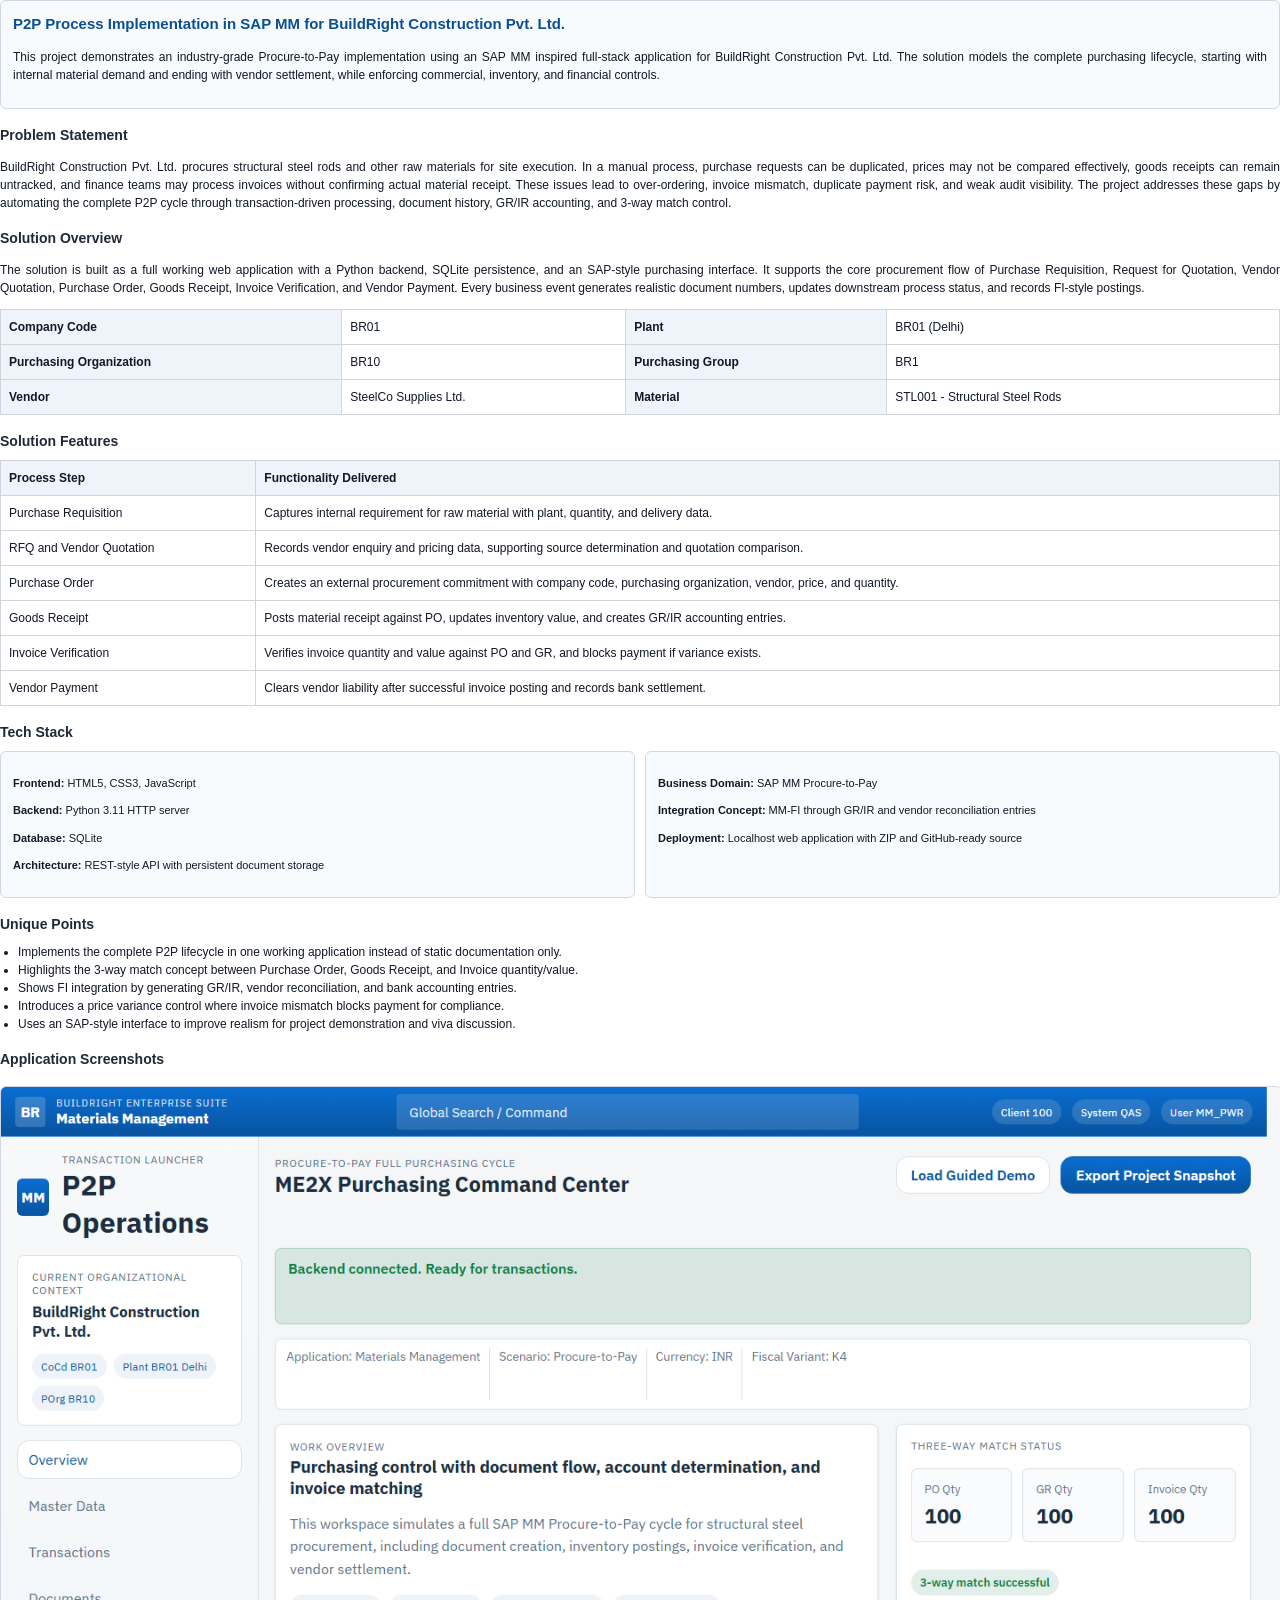
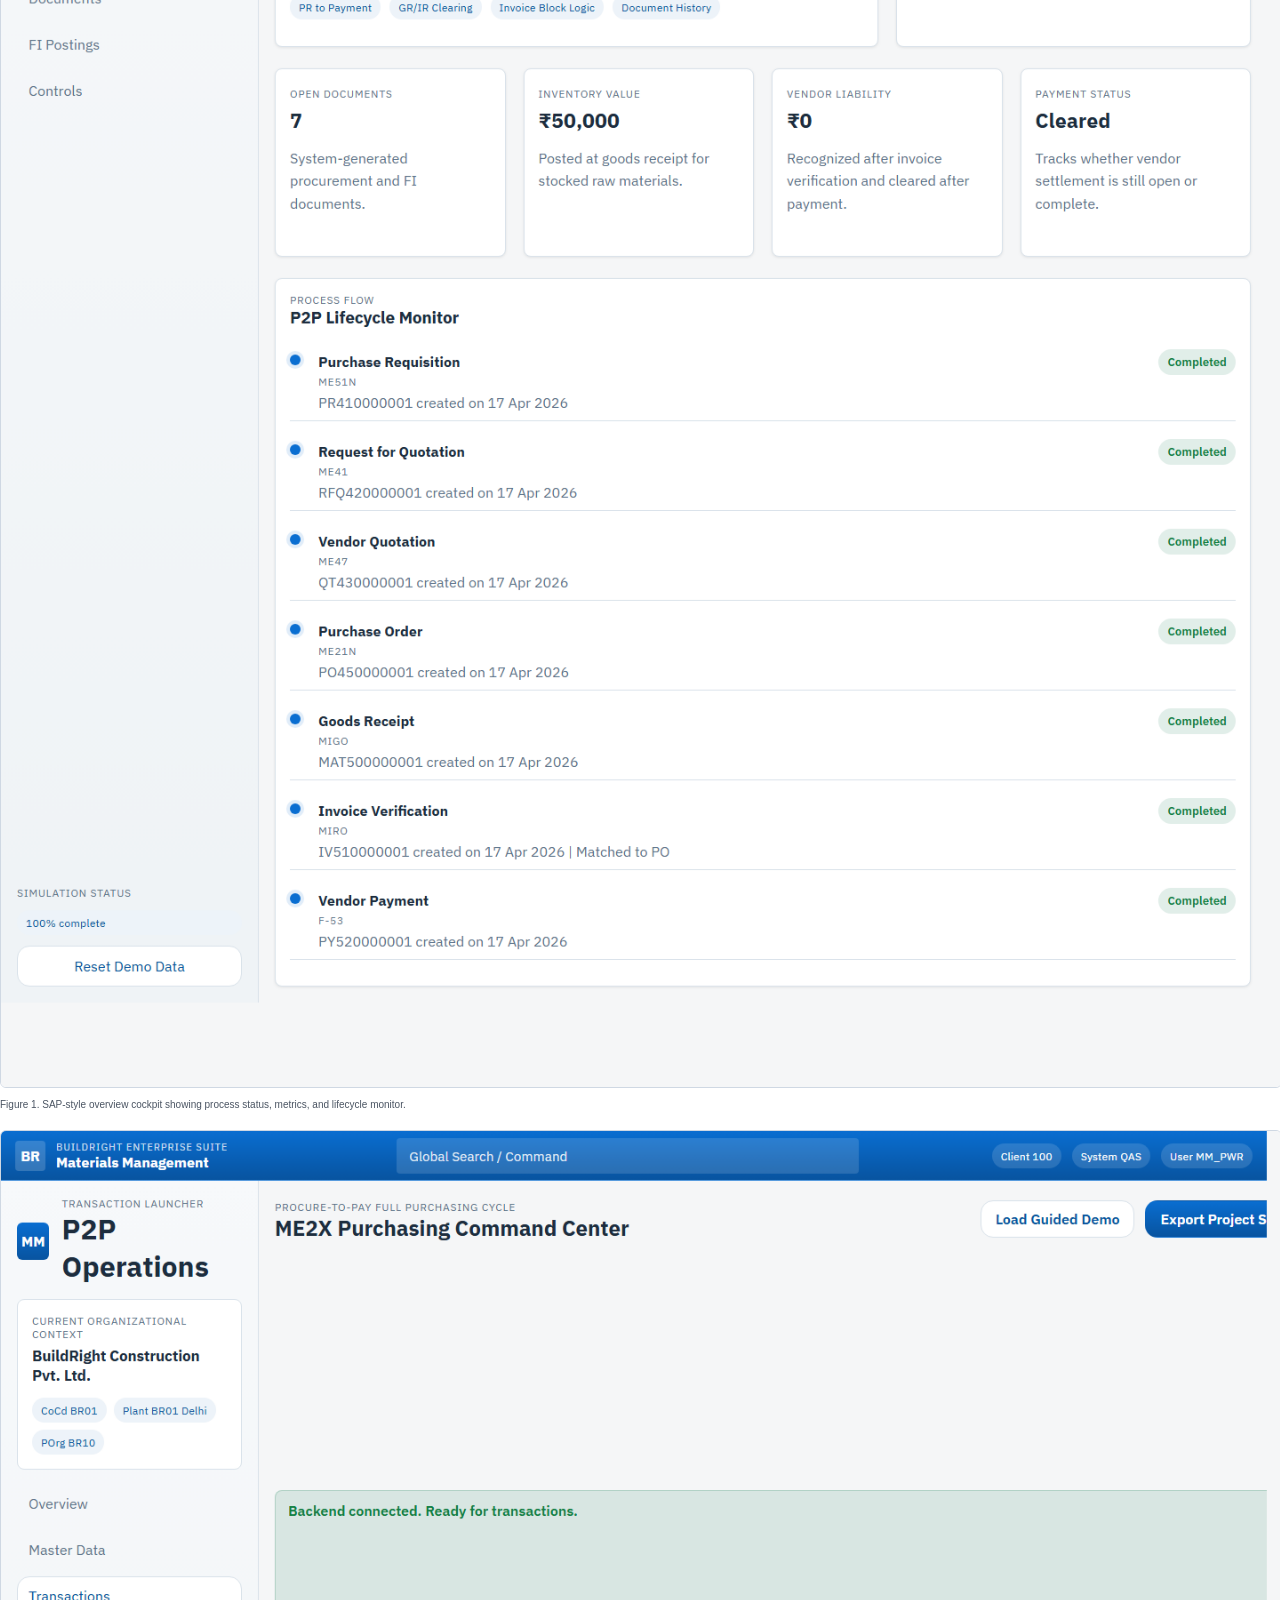
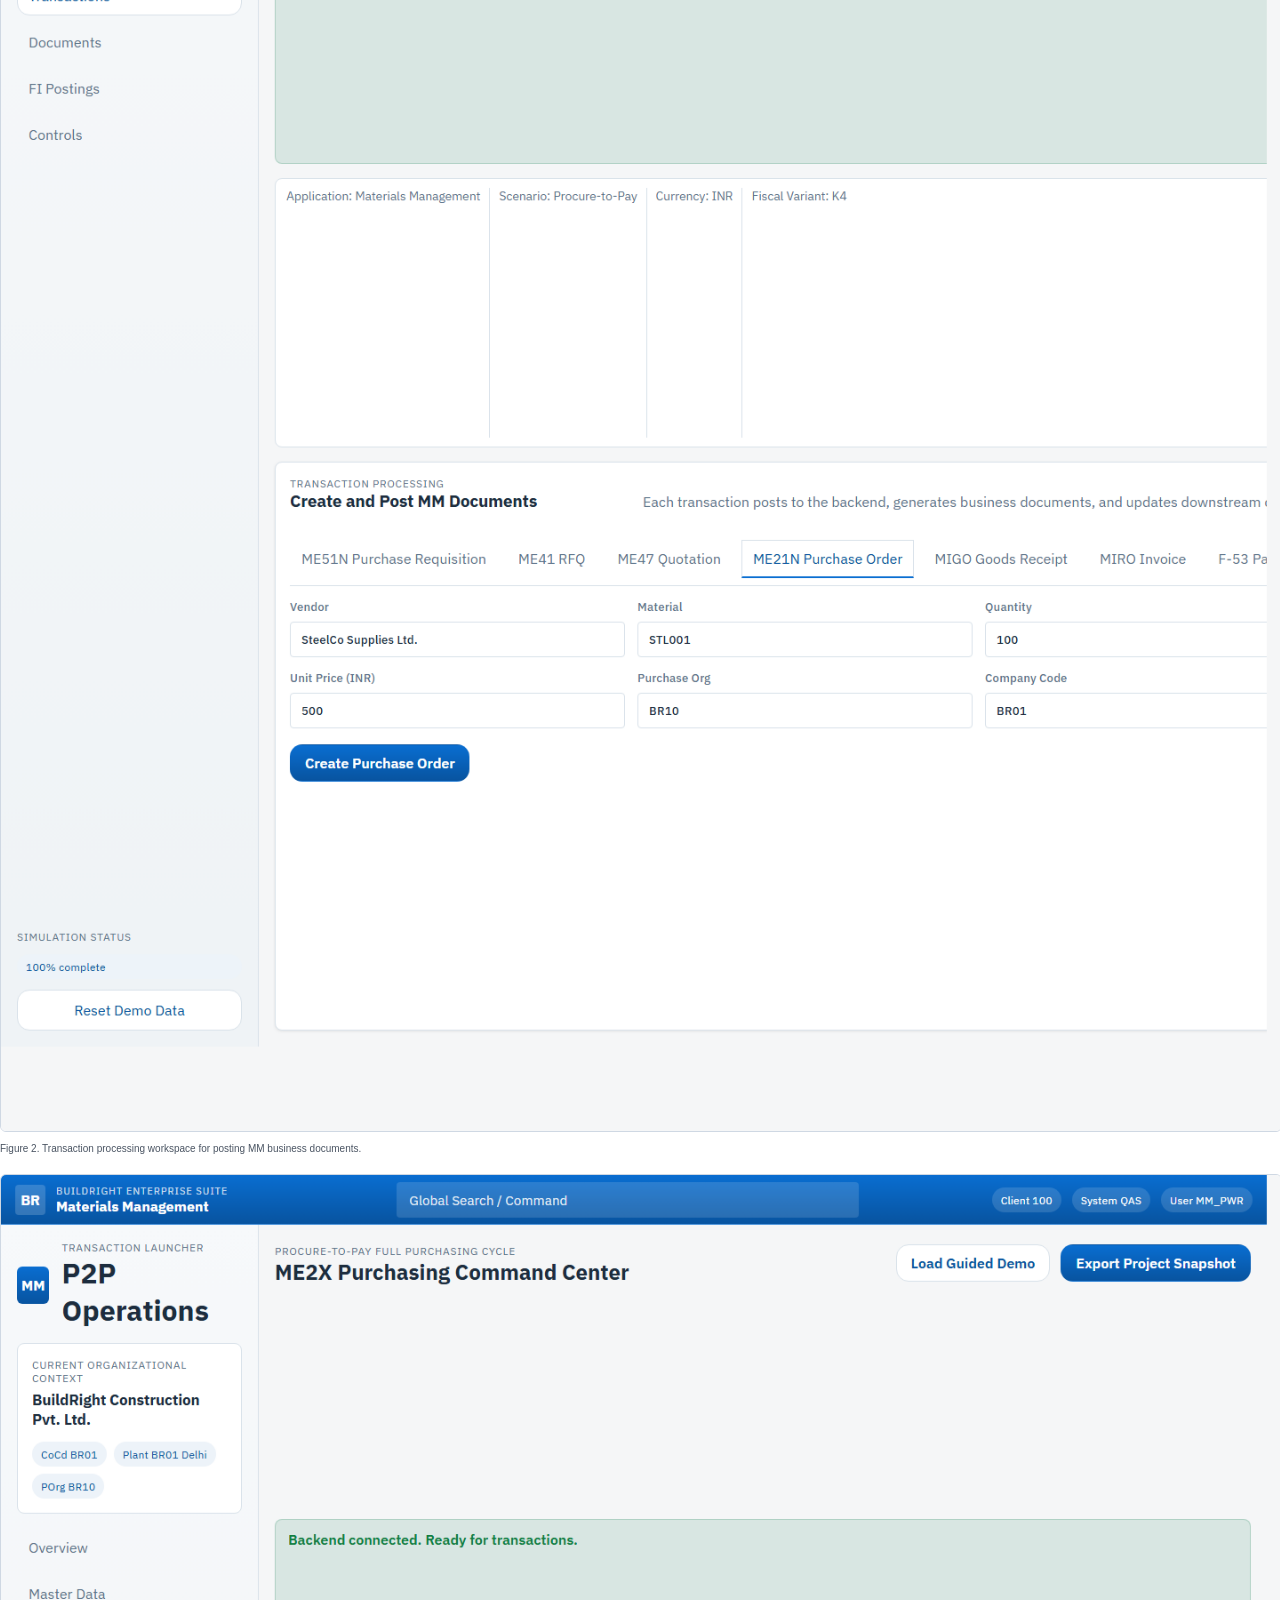
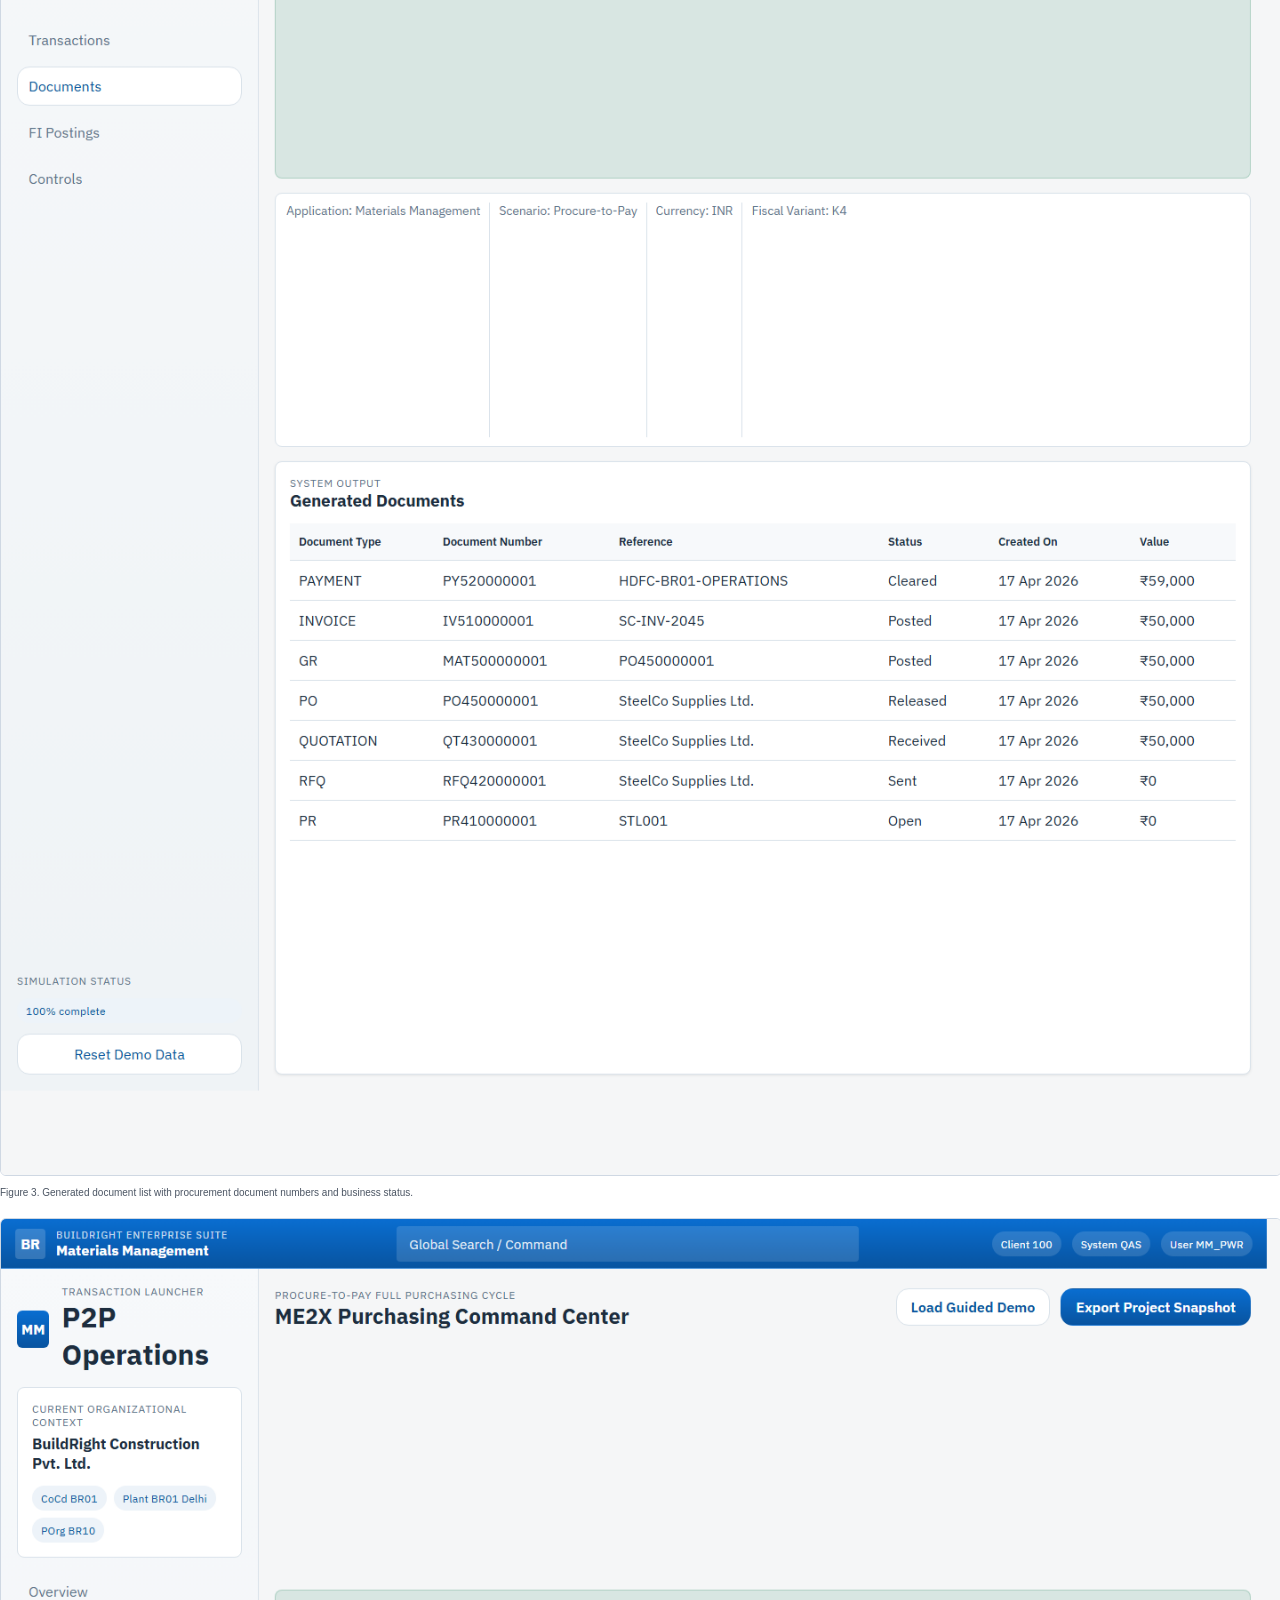
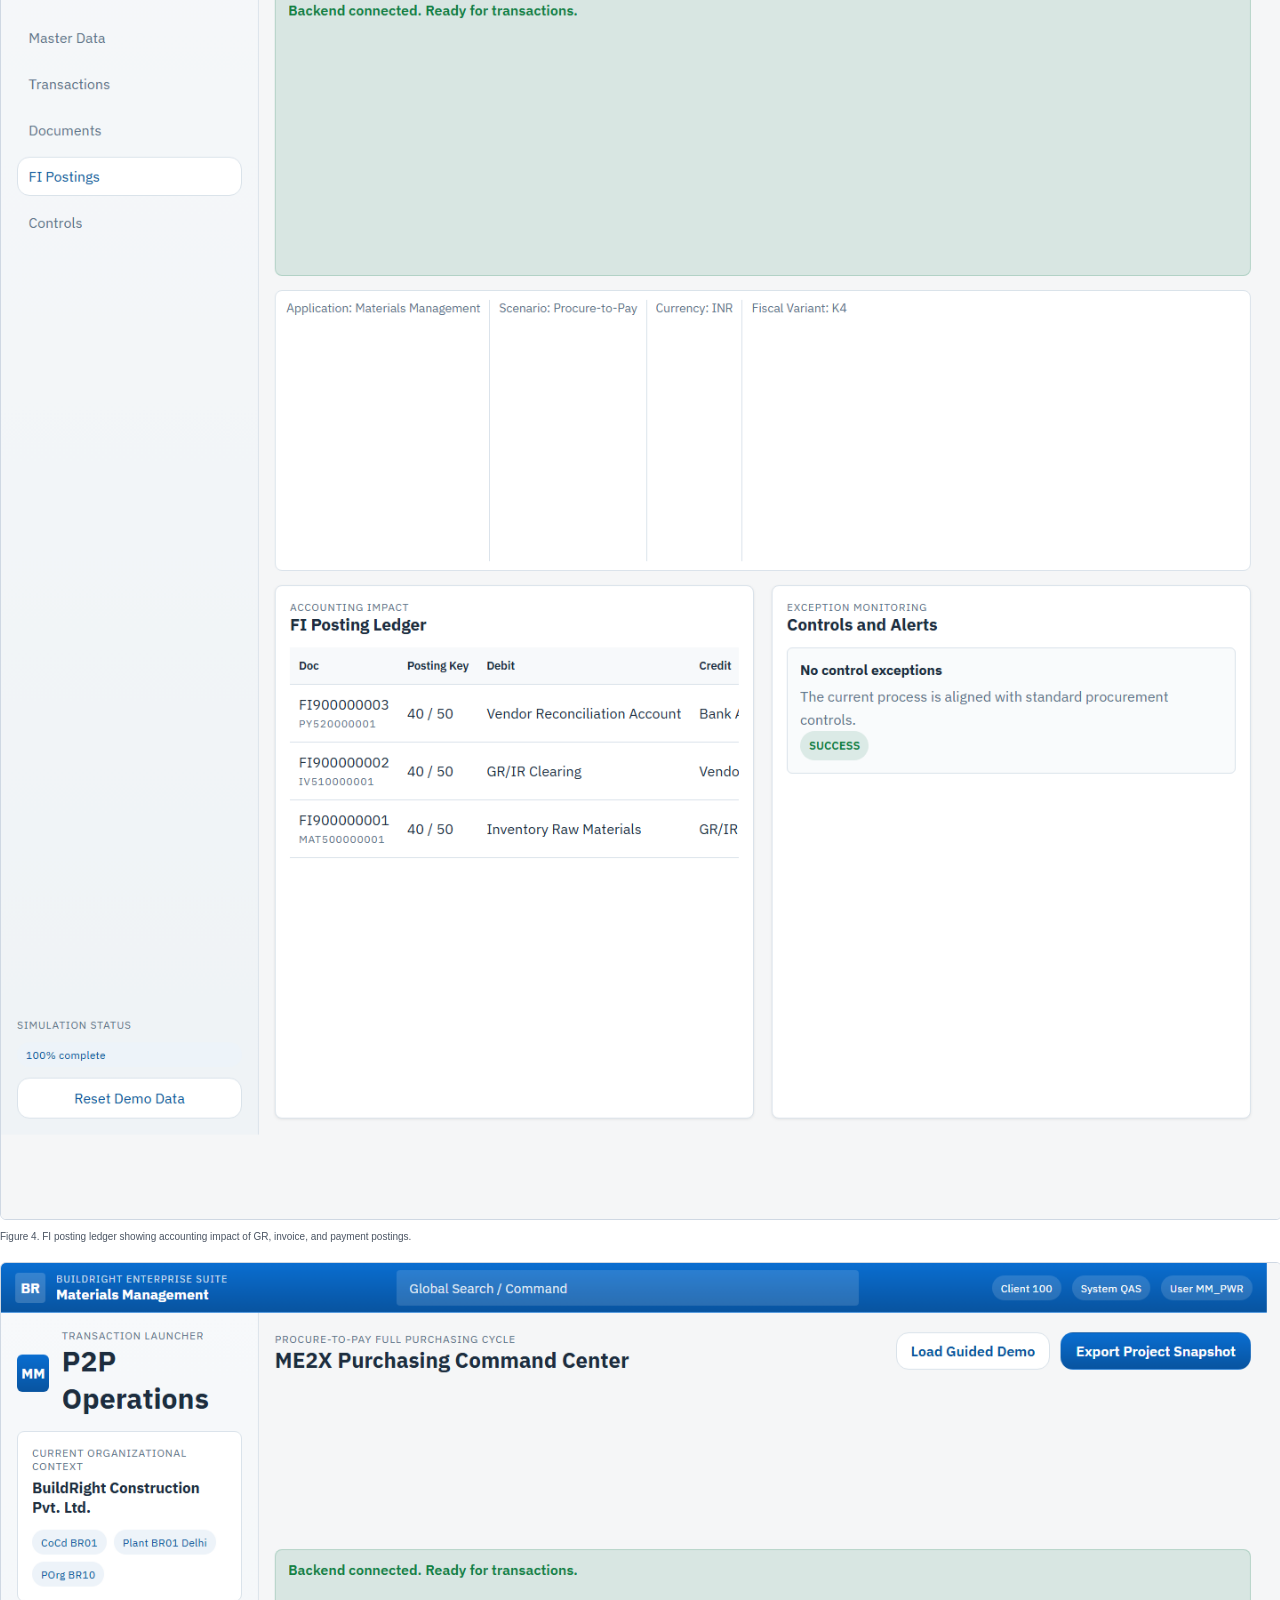
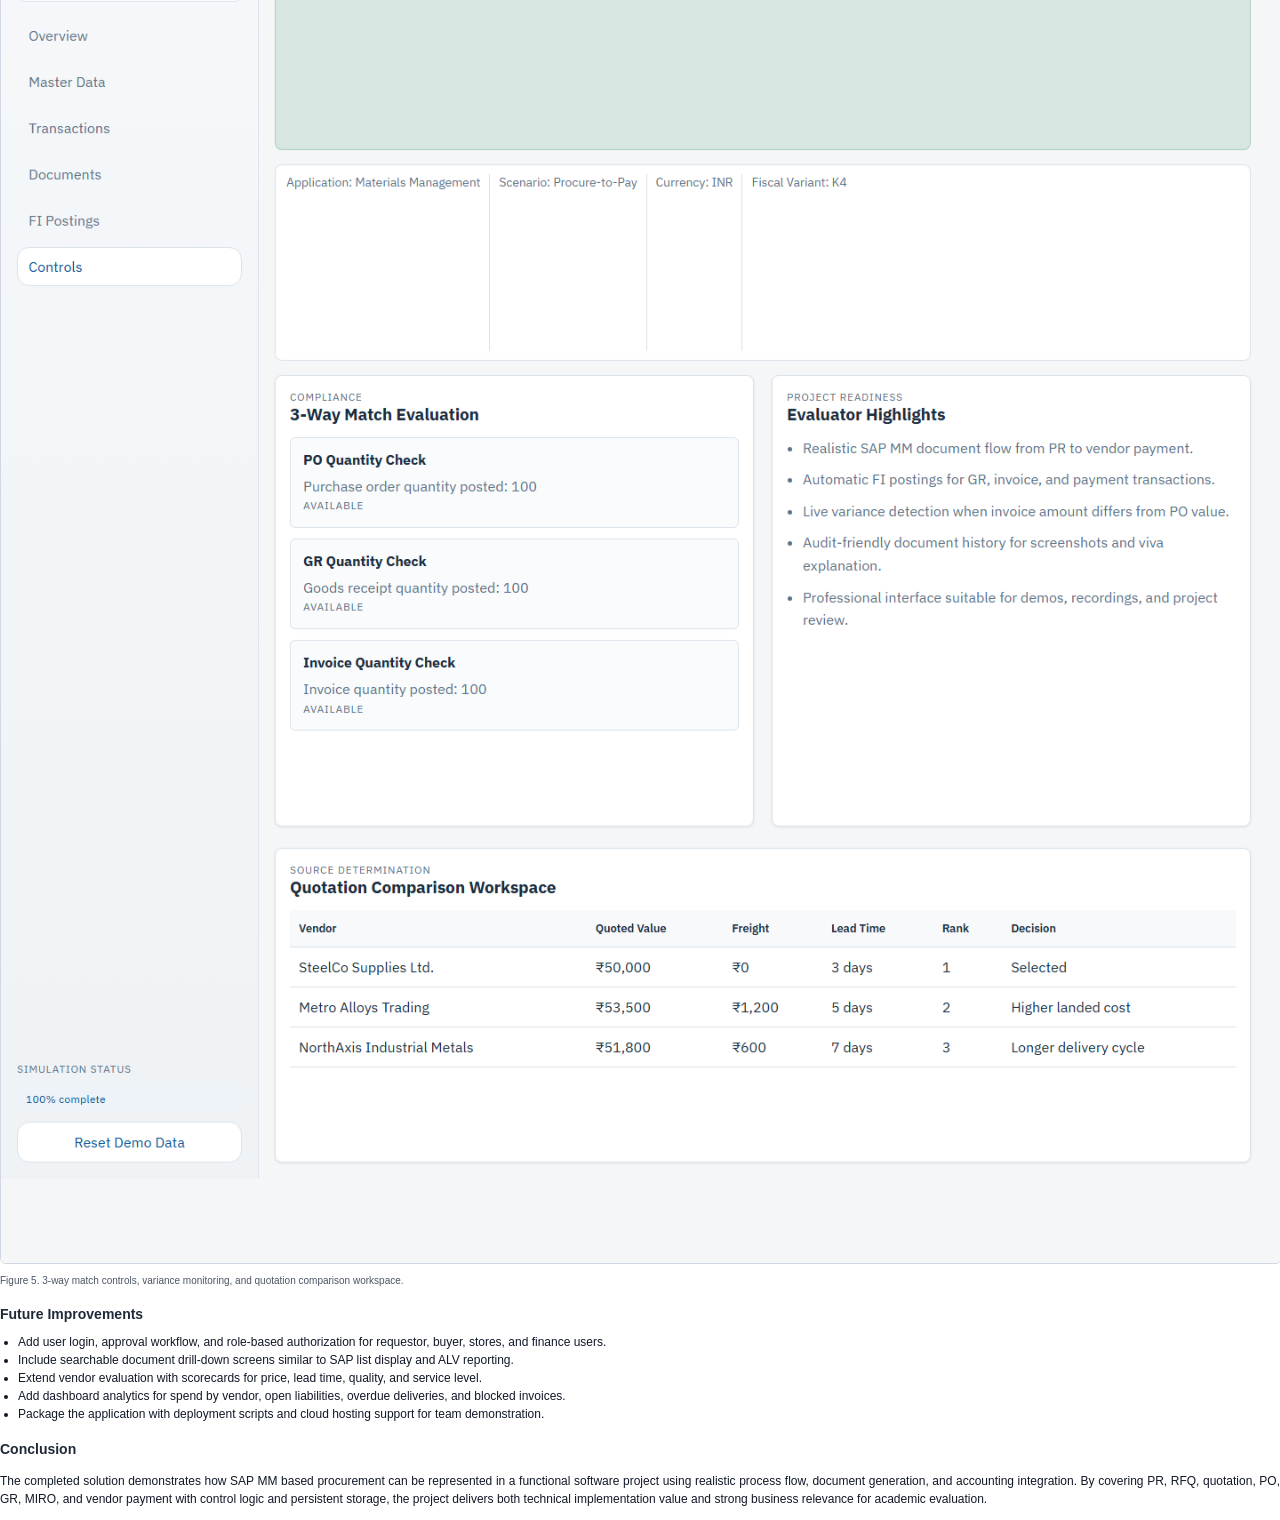
<file: docs/Project-Documentation.html>
<!DOCTYPE html>
<html lang="en">
  <head>
    <meta charset="UTF-8" />
    <meta name="viewport" content="width=device-width, initial-scale=1.0" />
    <title>P2P Process Implementation in SAP MM for BuildRight Construction</title>
    <style>
      @page {
        size: A4;
        margin: 20mm 16mm 18mm 16mm;
      }

      body {
        font-family: Arial, sans-serif;
        font-size: 12px;
        line-height: 1.5;
        color: #111827;
        margin: 0;
        counter-reset: page;
      }

      .page {
        page-break-after: always;
        position: relative;
      }

      .page:last-child {
        page-break-after: auto;
      }

      .footer {
        position: fixed;
        bottom: 8mm;
        right: 16mm;
        font-size: 10px;
        color: #4b5563;
      }

      h1 {
        font-size: 15px;
        margin: 0 0 12px;
        color: #0a4f94;
      }

      h2 {
        font-size: 14px;
        margin: 16px 0 8px;
        color: #1f2937;
      }

      p,
      li {
        text-align: justify;
      }

      ul {
        margin: 6px 0 10px 18px;
        padding: 0;
      }

      .cover-box,
      .info-box {
        border: 1px solid #cfd8e3;
        background: #f8fbfe;
        border-radius: 6px;
        padding: 12px;
      }

      .grid {
        display: grid;
        grid-template-columns: 1fr 1fr;
        gap: 10px;
      }

      .meta-table,
      .feature-table {
        width: 100%;
        border-collapse: collapse;
        margin-top: 8px;
      }

      .meta-table th,
      .meta-table td,
      .feature-table th,
      .feature-table td {
        border: 1px solid #d1d5db;
        padding: 8px;
        vertical-align: top;
      }

      .meta-table th,
      .feature-table th {
        background: #eef4fa;
        text-align: left;
      }

      .screenshot {
        width: 100%;
        border: 1px solid #cfd8e3;
        border-radius: 6px;
        margin: 8px 0 4px;
      }

      .caption {
        font-size: 10px;
        color: #4b5563;
        margin-bottom: 10px;
      }

      .small {
        font-size: 11px;
      }

      .page-number:after {
        content: counter(page);
      }
    </style>
  </head>
  <body>
    <div class="footer">Page <span class="page-number"></span></div>

    <section class="page">
      <div class="cover-box">
        <h1>P2P Process Implementation in SAP MM for BuildRight Construction Pvt. Ltd.</h1>
        <p>
          This project demonstrates an industry-grade Procure-to-Pay implementation using an SAP MM inspired full-stack application for BuildRight Construction Pvt. Ltd. The solution models the complete purchasing lifecycle, starting with internal material demand and ending with vendor settlement, while enforcing commercial, inventory, and financial controls.
        </p>
      </div>

      <h2>Problem Statement</h2>
      <p>
        BuildRight Construction Pvt. Ltd. procures structural steel rods and other raw materials for site execution. In a manual process, purchase requests can be duplicated, prices may not be compared effectively, goods receipts can remain untracked, and finance teams may process invoices without confirming actual material receipt. These issues lead to over-ordering, invoice mismatch, duplicate payment risk, and weak audit visibility. The project addresses these gaps by automating the complete P2P cycle through transaction-driven processing, document history, GR/IR accounting, and 3-way match control.
      </p>

      <h2>Solution Overview</h2>
      <p>
        The solution is built as a full working web application with a Python backend, SQLite persistence, and an SAP-style purchasing interface. It supports the core procurement flow of Purchase Requisition, Request for Quotation, Vendor Quotation, Purchase Order, Goods Receipt, Invoice Verification, and Vendor Payment. Every business event generates realistic document numbers, updates downstream process status, and records FI-style postings.
      </p>

      <table class="meta-table">
        <tr>
          <th>Company Code</th>
          <td>BR01</td>
          <th>Plant</th>
          <td>BR01 (Delhi)</td>
        </tr>
        <tr>
          <th>Purchasing Organization</th>
          <td>BR10</td>
          <th>Purchasing Group</th>
          <td>BR1</td>
        </tr>
        <tr>
          <th>Vendor</th>
          <td>SteelCo Supplies Ltd.</td>
          <th>Material</th>
          <td>STL001 - Structural Steel Rods</td>
        </tr>
      </table>
    </section>

    <section class="page">
      <h2>Solution Features</h2>
      <table class="feature-table">
        <tr>
          <th>Process Step</th>
          <th>Functionality Delivered</th>
        </tr>
        <tr>
          <td>Purchase Requisition</td>
          <td>Captures internal requirement for raw material with plant, quantity, and delivery data.</td>
        </tr>
        <tr>
          <td>RFQ and Vendor Quotation</td>
          <td>Records vendor enquiry and pricing data, supporting source determination and quotation comparison.</td>
        </tr>
        <tr>
          <td>Purchase Order</td>
          <td>Creates an external procurement commitment with company code, purchasing organization, vendor, price, and quantity.</td>
        </tr>
        <tr>
          <td>Goods Receipt</td>
          <td>Posts material receipt against PO, updates inventory value, and creates GR/IR accounting entries.</td>
        </tr>
        <tr>
          <td>Invoice Verification</td>
          <td>Verifies invoice quantity and value against PO and GR, and blocks payment if variance exists.</td>
        </tr>
        <tr>
          <td>Vendor Payment</td>
          <td>Clears vendor liability after successful invoice posting and records bank settlement.</td>
        </tr>
      </table>

      <h2>Tech Stack</h2>
      <div class="grid">
        <div class="info-box">
          <p class="small"><strong>Frontend:</strong> HTML5, CSS3, JavaScript</p>
          <p class="small"><strong>Backend:</strong> Python 3.11 HTTP server</p>
          <p class="small"><strong>Database:</strong> SQLite</p>
          <p class="small"><strong>Architecture:</strong> REST-style API with persistent document storage</p>
        </div>
        <div class="info-box">
          <p class="small"><strong>Business Domain:</strong> SAP MM Procure-to-Pay</p>
          <p class="small"><strong>Integration Concept:</strong> MM-FI through GR/IR and vendor reconciliation entries</p>
          <p class="small"><strong>Deployment:</strong> Localhost web application with ZIP and GitHub-ready source</p>
        </div>
      </div>

      <h2>Unique Points</h2>
      <ul>
        <li>Implements the complete P2P lifecycle in one working application instead of static documentation only.</li>
        <li>Highlights the 3-way match concept between Purchase Order, Goods Receipt, and Invoice quantity/value.</li>
        <li>Shows FI integration by generating GR/IR, vendor reconciliation, and bank accounting entries.</li>
        <li>Introduces a price variance control where invoice mismatch blocks payment for compliance.</li>
        <li>Uses an SAP-style interface to improve realism for project demonstration and viva discussion.</li>
      </ul>
    </section>

    <section class="page">
      <h2>Application Screenshots</h2>
      <img class="screenshot" src="assets/overview.png" alt="Overview screen" />
      <div class="caption">Figure 1. SAP-style overview cockpit showing process status, metrics, and lifecycle monitor.</div>

      <img class="screenshot" src="assets/transactions.png" alt="Transactions screen" />
      <div class="caption">Figure 2. Transaction processing workspace for posting MM business documents.</div>

      <img class="screenshot" src="assets/documents.png" alt="Documents screen" />
      <div class="caption">Figure 3. Generated document list with procurement document numbers and business status.</div>
    </section>

    <section class="page">
      <img class="screenshot" src="assets/postings.png" alt="Postings screen" />
      <div class="caption">Figure 4. FI posting ledger showing accounting impact of GR, invoice, and payment postings.</div>

      <img class="screenshot" src="assets/controls.png" alt="Controls screen" />
      <div class="caption">Figure 5. 3-way match controls, variance monitoring, and quotation comparison workspace.</div>

      <h2>Future Improvements</h2>
      <ul>
        <li>Add user login, approval workflow, and role-based authorization for requestor, buyer, stores, and finance users.</li>
        <li>Include searchable document drill-down screens similar to SAP list display and ALV reporting.</li>
        <li>Extend vendor evaluation with scorecards for price, lead time, quality, and service level.</li>
        <li>Add dashboard analytics for spend by vendor, open liabilities, overdue deliveries, and blocked invoices.</li>
        <li>Package the application with deployment scripts and cloud hosting support for team demonstration.</li>
      </ul>

      <h2>Conclusion</h2>
      <p>
        The completed solution demonstrates how SAP MM based procurement can be represented in a functional software project using realistic process flow, document generation, and accounting integration. By covering PR, RFQ, quotation, PO, GR, MIRO, and vendor payment with control logic and persistent storage, the project delivers both technical implementation value and strong business relevance for academic evaluation.
      </p>
    </section>
  </body>
</html>
</file>
